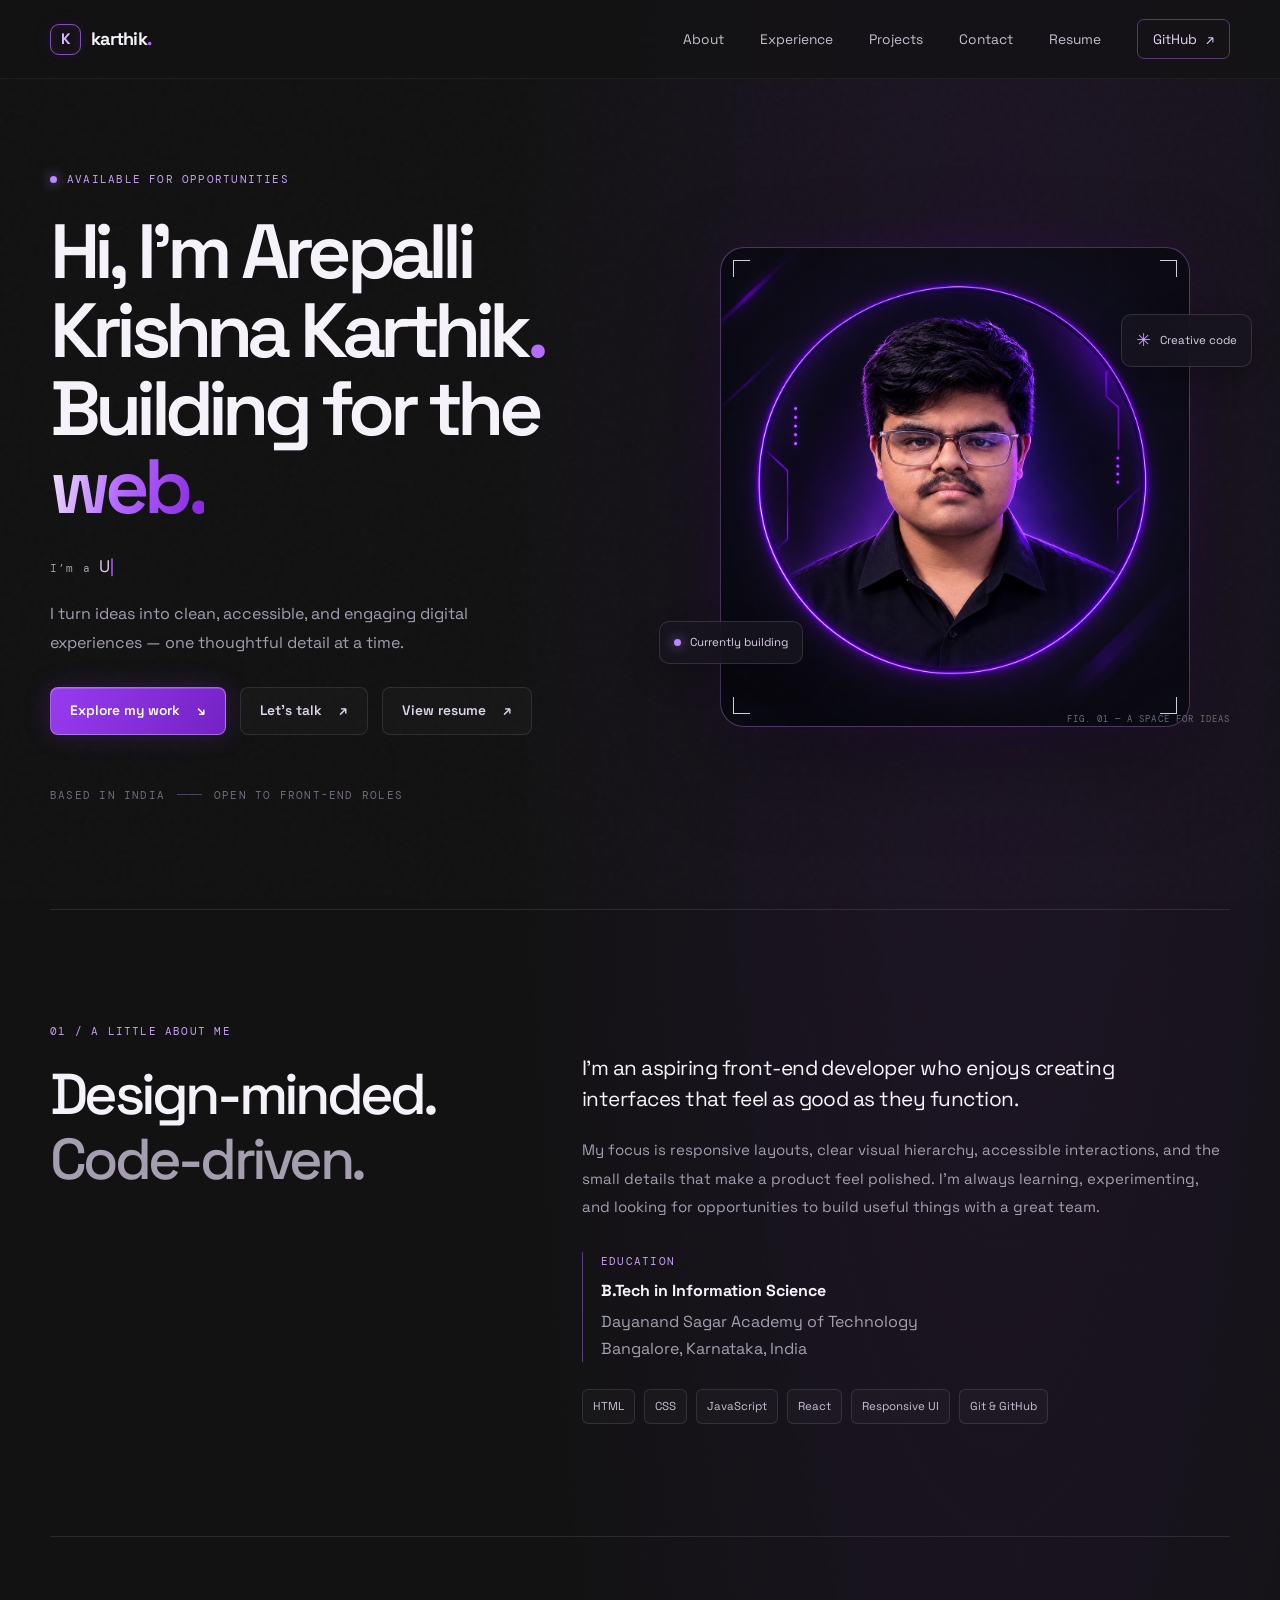
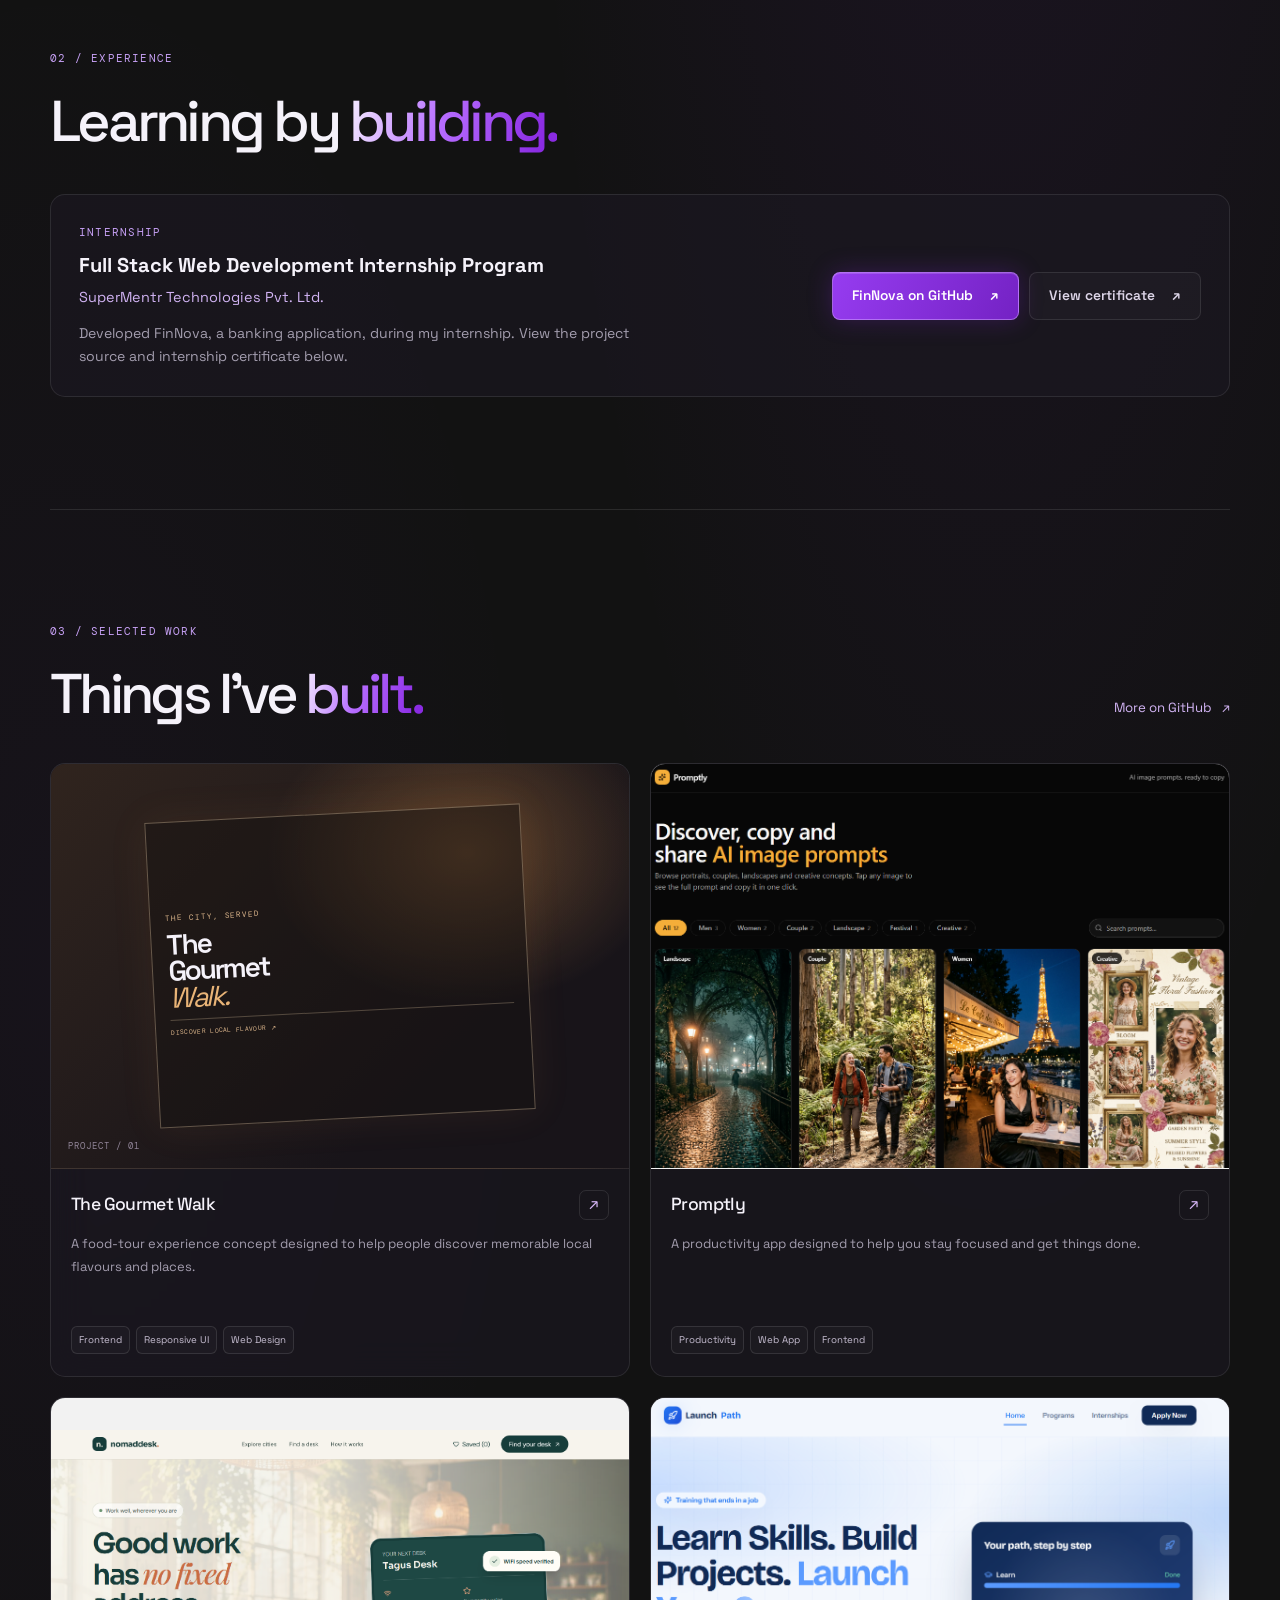
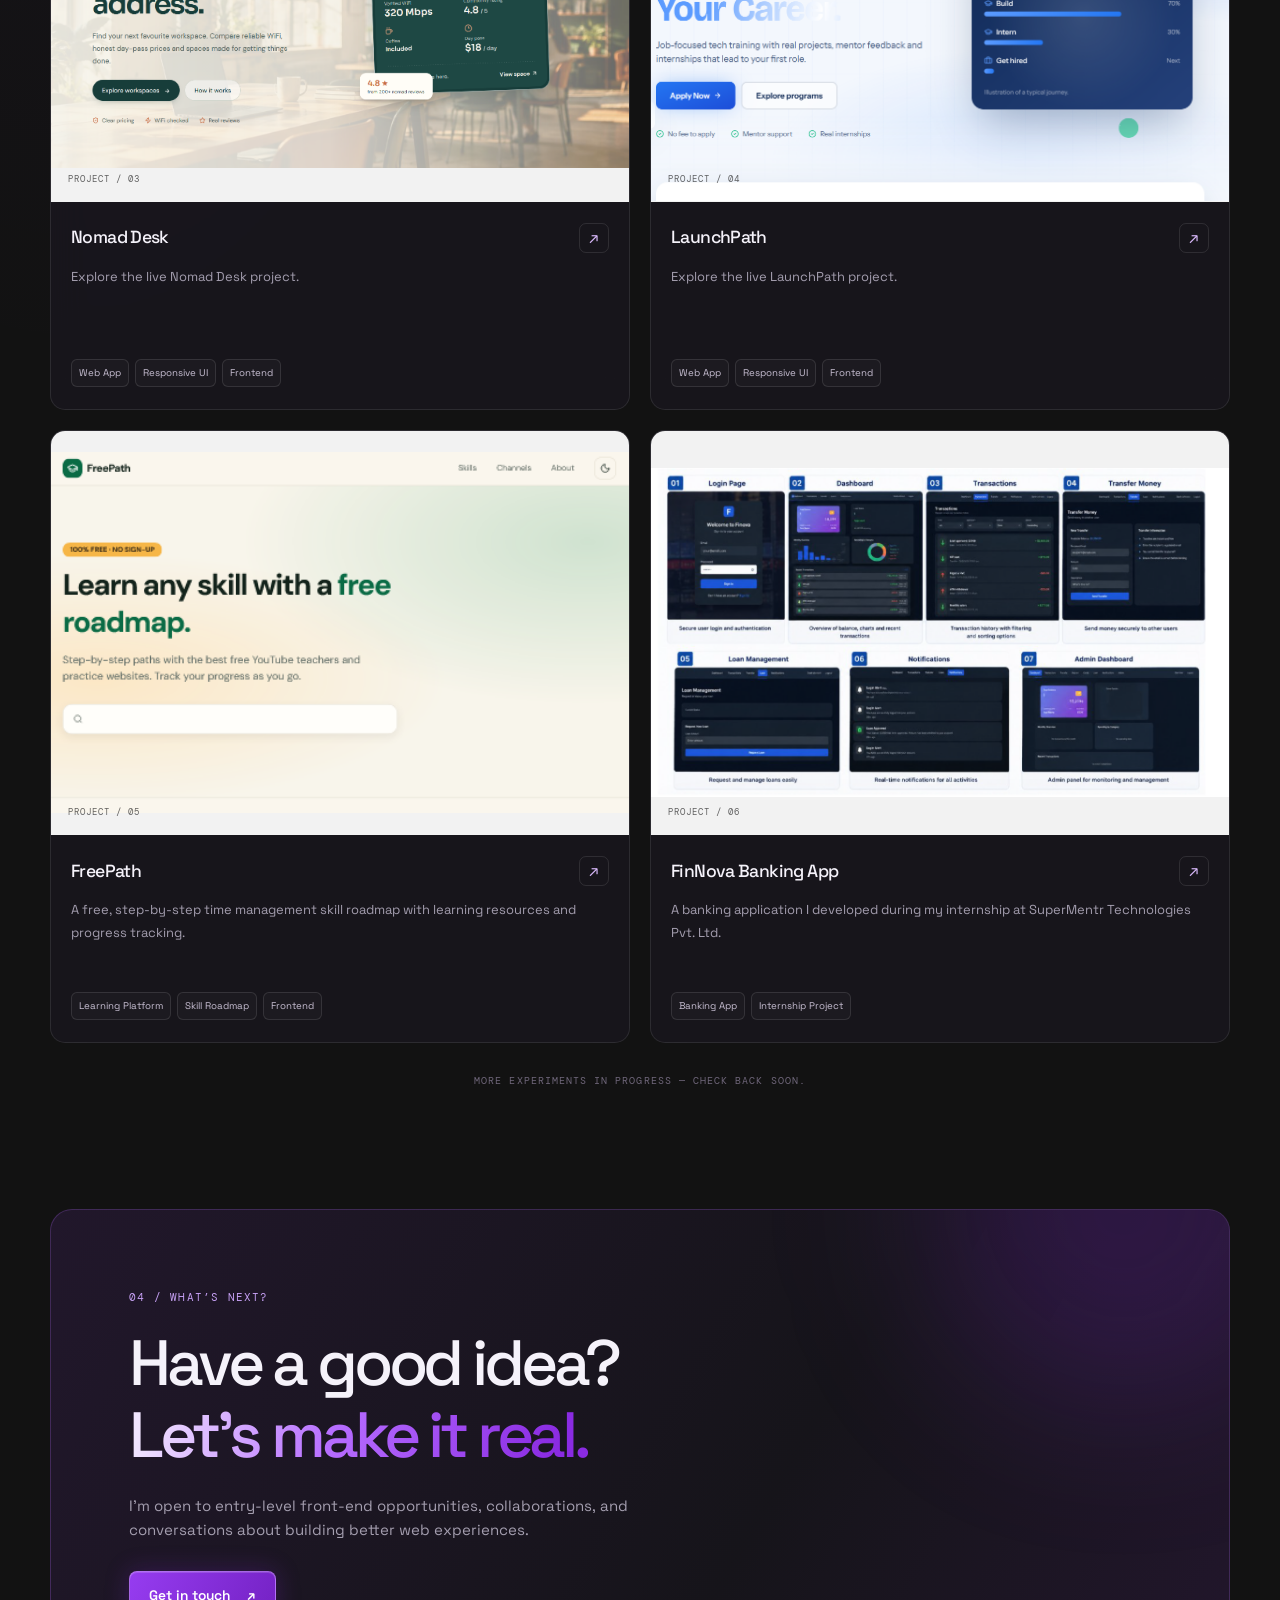
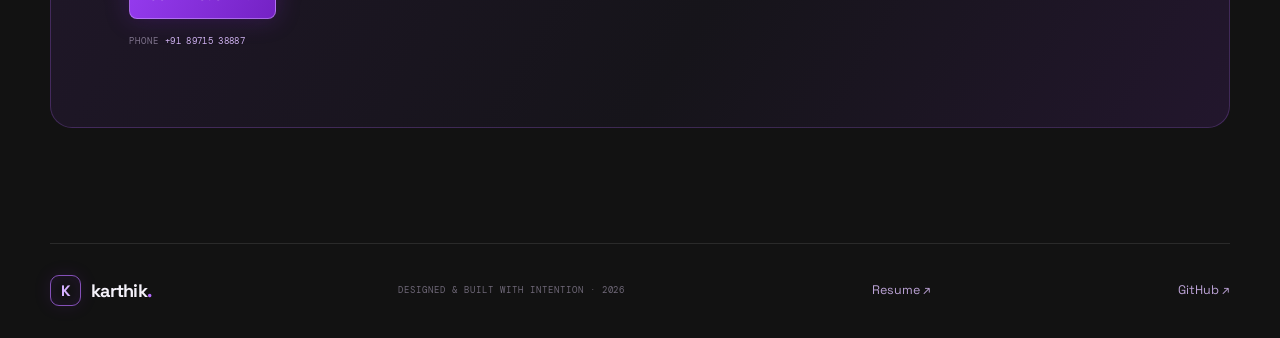
<file: index.html>
<!DOCTYPE html>
<html lang="en">
<head>
  <meta charset="UTF-8">
  <meta name="viewport" content="width=device-width, initial-scale=1.0">
  <meta name="theme-color" content="#121212">
  <meta name="description" content="Karthik — front-end developer crafting thoughtful, responsive web experiences.">
  <title> Karthik | Front-end Developer</title>
  <link rel="preconnect" href="https://fonts.googleapis.com">
  <link rel="preconnect" href="https://fonts.gstatic.com" crossorigin>
  <link href="https://fonts.googleapis.com/css2?family=DM+Mono:wght@400;500&family=Space+Grotesk:wght@400;500;600;700&display=swap" rel="stylesheet">
  <link rel="stylesheet" href="styles.css">
  <script src="script.js" defer></script>
</head>
<body>
  <a class="skip-link" href="#main">Skip to content</a>
  <header class="site-header">
    <nav class="nav container" aria-label="Main navigation">
      <a class="brand" href="#home" aria-label="Karthik home"><span class="brand-mark">K</span><span>karthik<span class="accent">.</span></span></a>
      <button class="menu-toggle" type="button" aria-expanded="false" aria-controls="nav-links" aria-label="Open navigation menu">
        <span></span><span></span>
      </button>
      <ul class="nav-links" id="nav-links">
        <li><a href="#about">About</a></li>
        <li><a href="#experience">Experience</a></li>
        <li><a href="#projects">Projects</a></li>
        <li><a href="#contact">Contact</a></li>
        <li><a href="resume.html">Resume</a></li>
        <li><a class="nav-github" href="https://github.com/karthikkk204" target="_blank" rel="noreferrer">GitHub <span aria-hidden="true">↗</span></a></li>
      </ul>
    </nav>
  </header>

  <main id="main">
    <section class="hero section container" id="home" aria-labelledby="hero-title">
      <div class="hero-copy">
        <p class="eyebrow"><span class="status-dot"></span> AVAILABLE FOR OPPORTUNITIES</p>
        <h1 id="hero-title">Hi, I’m  Arepalli Krishna Karthik<span class="accent">.</span><br>Building for the <span class="gradient-text">web.</span></h1>
        <p class="hero-subtitle"><span class="mono muted">I’m a </span><span class="typed-text" data-words="front-end developer,UI enthusiast,creative problem solver">front-end developer</span><span class="type-cursor" aria-hidden="true">|</span></p>
        <p class="hero-description">I turn ideas into clean, accessible, and engaging digital experiences — one thoughtful detail at a time.</p>
        <div class="hero-actions">
          <a class="button button-primary" href="#projects">Explore my work <span aria-hidden="true">↘</span></a>
          <a class="button button-quiet" href="#contact">Let’s talk <span aria-hidden="true">↗</span></a>
          <a class="button button-quiet" href="resume.html">View resume <span aria-hidden="true">↗</span></a>
        </div>
        <div class="hero-meta"><span class="mono">BASED IN INDIA</span><span class="meta-line"></span><span class="mono">OPEN TO FRONT-END ROLES</span></div>
      </div>

      <div class="hero-visual">
        <div class="visual-grid" aria-hidden="true"></div>
        <div class="orbit orbit-one" aria-hidden="true"></div>
        <div class="orbit orbit-two" aria-hidden="true"></div>
        <div class="visual-glow" aria-hidden="true"></div>
        <div class="scene-frame">
          <img class="profile-image" src="assets/profile.png" alt="Portrait of Karthik">
          <span class="frame-corner corner-tl" aria-hidden="true"></span>
          <span class="frame-corner corner-tr" aria-hidden="true"></span>
          <span class="frame-corner corner-bl" aria-hidden="true"></span>
          <span class="frame-corner corner-br" aria-hidden="true"></span>
        </div>
        <div class="floating-chip chip-top"><span class="chip-icon">✳</span> Creative code</div>
        <div class="floating-chip chip-bottom"><span class="status-dot"></span> Currently building</div>
        <p class="visual-caption mono">FIG. 01 — A SPACE FOR IDEAS</p>
      </div>
    </section>

    <section class="about section container" id="about" aria-labelledby="about-title">
      <div class="section-heading">
        <p class="eyebrow">01 / A LITTLE ABOUT ME</p>
        <h2 id="about-title">Design-minded.<br><span class="muted">Code-driven.</span></h2>
      </div>
      <div class="about-content">
        <p class="about-lead">I’m an aspiring front-end developer who enjoys creating interfaces that feel as good as they function.</p>
        <p class="muted">My focus is responsive layouts, clear visual hierarchy, accessible interactions, and the small details that make a product feel polished. I’m always learning, experimenting, and looking for opportunities to build useful things with a great team.</p>
        <div class="education">
          <p class="eyebrow">EDUCATION</p>
          <h3>B.Tech in Information Science</h3>
          <p class="muted">Dayanand Sagar Academy of Technology<br>Bangalore, Karnataka, India</p>
        </div>
        <div class="skill-list" aria-label="Skills">
          <span>HTML</span><span>CSS</span><span>JavaScript</span><span>React</span><span>Responsive UI</span><span>Git & GitHub</span>
        </div>
      </div>
    </section>

    <section class="experience section container" id="experience" aria-labelledby="experience-title">
      <div class="section-heading">
        <p class="eyebrow">02 / EXPERIENCE</p>
        <h2 id="experience-title">Learning by <span class="gradient-text">building.</span></h2>
      </div>
      <article class="experience-card">
        <div>
          <p class="eyebrow">INTERNSHIP</p>
          <h3>Full Stack Web Development   Internship Program</h3>
          <p class="experience-company">SuperMentr Technologies Pvt. Ltd.</p>
          <p class="muted">Developed FinNova, a banking application, during my internship. View the project source and internship certificate below.</p>
        </div>
        <div class="experience-links">
          <a class="button button-primary" href="https://github.com/karthikkk204/finnova-banking-application" target="_blank" rel="noreferrer">FinNova on GitHub <span aria-hidden="true">↗</span></a>
          <a class="button button-quiet" href="assets/internship%20certificate%20.pdf" target="_blank" rel="noreferrer">View certificate <span aria-hidden="true">↗</span></a>
        </div>
      </article>
    </section>

    <section class="projects section container" id="projects" aria-labelledby="projects-title">
      <div class="projects-heading">
        <div>
          <p class="eyebrow">03 / SELECTED WORK</p>
          <h2 id="projects-title">Things I’ve <span class="gradient-text">built.</span></h2>
        </div>
        <a class="text-link" href="https://github.com/karthikkk204" target="_blank" rel="noreferrer">More on GitHub <span aria-hidden="true">↗</span></a>
      </div>

      <div class="project-grid">
        <article class="project-card project-featured">
          <div class="project-art art-food" aria-hidden="true">
            <div class="art-window">
              <span class="art-kicker">THE CITY, SERVED</span>
              <span class="art-title">The<br>Gourmet<br><i>Walk.</i></span>
              <span class="art-pill">DISCOVER LOCAL FLAVOUR ↗</span>
            </div>
            <span class="art-index mono">PROJECT / 01</span>
          </div>
          <div class="project-info">
            <div class="project-title-row"><h3>The Gourmet Walk</h3><a href="https://the-gourmet-walk.vercel.app" target="_blank" rel="noreferrer" aria-label="Visit The Gourmet Walk website">↗</a></div>
            <p>A food-tour experience concept designed to help people discover memorable local flavours and places.</p>
            <div class="tag-list"><span>Frontend</span><span>Responsive UI</span><span>Web Design</span></div>
          </div>
        </article>

        <article class="project-card">
          <div class="project-art project-image-art">
            <img class="project-screenshot" src="assets/promptly.png" alt="Promptly application homepage">
            <span class="art-index mono">PROJECT / 02</span>
          </div>
          <div class="project-info">
            <div class="project-title-row"><h3>Promptly</h3><a href="https://promptly-gray-eight.vercel.app/" target="_blank" rel="noreferrer" aria-label="Visit Promptly">↗</a></div>
            <p>A productivity app designed to help you stay focused and get things done.</p>
            <div class="tag-list"><span>Productivity</span><span>Web App</span><span>Frontend</span></div>
          </div>
        </article>

        <article class="project-card">
          <div class="project-art project-image-art">
            <img class="project-screenshot" src="assets/nomaddesk.png" alt="Nomad Desk homepage for discovering coworking spaces">
            <span class="art-index mono">PROJECT / 03</span>
          </div>
          <div class="project-info">
            <div class="project-title-row"><h3>Nomad Desk</h3><a href="https://nomad-desk-nu.vercel.app" target="_blank" rel="noreferrer" aria-label="Visit Nomad Desk">↗</a></div>
            <p>Explore the live Nomad Desk project.</p>
            <div class="tag-list"><span>Web App</span><span>Responsive UI</span><span>Frontend</span></div>
          </div>
        </article>

        <article class="project-card">
          <div class="project-art project-image-art">
            <img class="project-screenshot" src="assets/launchpath.png" alt="LaunchPath homepage for job-focused tech training and career programs">
            <span class="art-index mono">PROJECT / 04</span>
          </div>
          <div class="project-info">
            <div class="project-title-row"><h3>LaunchPath</h3><a href="https://launchpath-gamma.vercel.app/" target="_blank" rel="noreferrer" aria-label="Visit LaunchPath">↗</a></div>
            <p>Explore the live LaunchPath project.</p>
            <div class="tag-list"><span>Web App</span><span>Responsive UI</span><span>Frontend</span></div>
          </div>
        </article>

        <article class="project-card">
          <div class="project-art project-image-art">
            <img class="project-screenshot" src="assets/freepath.png" alt="FreePath skill roadmap homepage">
            <span class="art-index mono">PROJECT / 05</span>
          </div>
          <div class="project-info">
            <div class="project-title-row"><h3>FreePath</h3><a href="https://freepath-three.vercel.app/skill/time-management" target="_blank" rel="noreferrer" aria-label="Visit FreePath time management roadmap">↗</a></div>
            <p>A free, step-by-step time management skill roadmap with learning resources and progress tracking.</p>
            <div class="tag-list"><span>Learning Platform</span><span>Skill Roadmap</span><span>Frontend</span></div>
          </div>
        </article>

        <article class="project-card">
          <div class="project-art project-image-art">
            <img class="project-screenshot" src="assets/project_sanp.png" alt="FinNova banking application screens for login, dashboard, transactions, transfers, loans, notifications, and admin">
            <span class="art-index mono">PROJECT / 06</span>
          </div>
          <div class="project-info">
            <div class="project-title-row"><h3>FinNova Banking App</h3><a href="https://github.com/karthikkk204/finnova-banking-application" target="_blank" rel="noreferrer" aria-label="View FinNova Banking App source on GitHub">↗</a></div>
            <p>A banking application I developed during my internship at SuperMentr Technologies Pvt. Ltd.</p>
            <div class="tag-list"><span>Banking App</span><span>Internship Project</span></div>
          </div>
        </article>
      </div>
      <p class="projects-note mono">MORE EXPERIMENTS IN PROGRESS — CHECK BACK SOON.</p>
    </section>

    <section class="contact section container" id="contact" aria-labelledby="contact-title">
      <div class="contact-panel">
        <div class="contact-orb" aria-hidden="true"></div>
        <p class="eyebrow">04 / WHAT’S NEXT?</p>
        <h2 id="contact-title">Have a good idea?<br><span class="gradient-text">Let’s make it real.</span></h2>
        <p class="muted">I’m open to entry-level front-end opportunities, collaborations, and conversations about building better web experiences.</p>
        <a class="button button-primary" href="https://mail.google.com/mail/?view=cm&amp;fs=1&amp;to=krishnakarthik.arepalli@gmail.com" target="_blank" rel="noreferrer">Get in touch <span aria-hidden="true">↗</span></a>
        <p class="contact-hint mono">PHONE <a href="tel:+91-8971538887">+91 89715 38887</a></p>
      </div>
    </section>
  </main>

  <footer class="footer container">
    <a class="brand" href="#home"><span class="brand-mark">K</span><span>karthik<span class="accent">.</span></span></a>
    <p class="mono">DESIGNED & BUILT WITH INTENTION · <span id="year">2026</span></p>
    <a class="footer-link" href="resume.html">Resume ↗</a>
    <a class="footer-link" href="https://github.com/karthikkk204" target="_blank" rel="noreferrer">GitHub ↗</a>
  </footer>
</body>
</html>
</file>
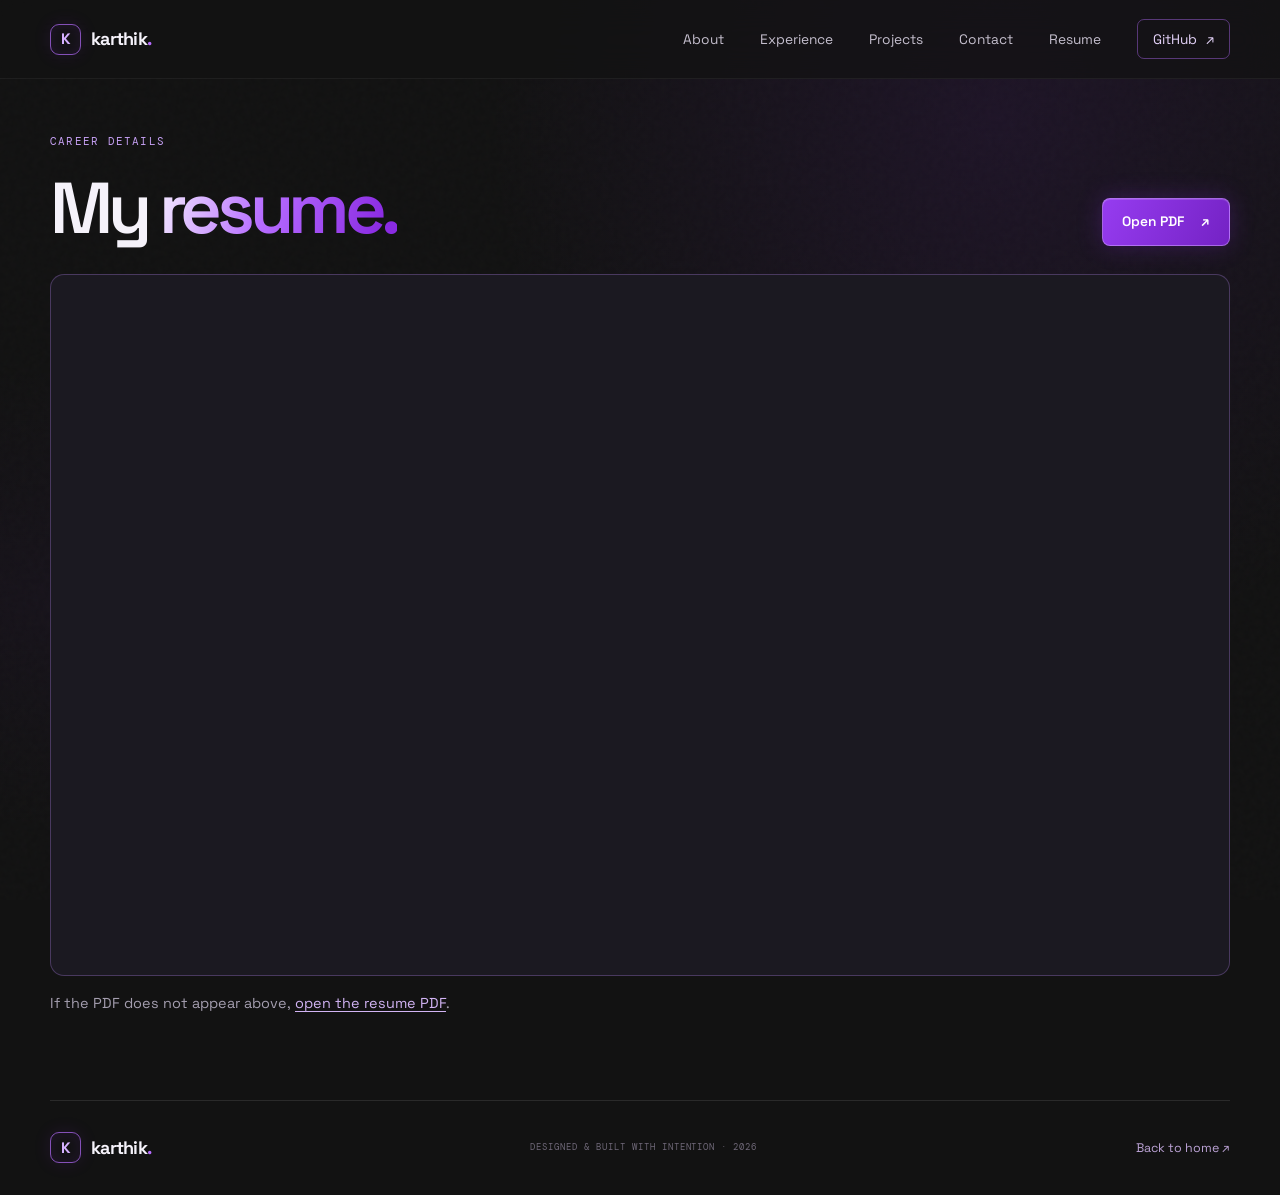
<file: resume.html>
<!DOCTYPE html>
<html lang="en">
<head>
  <meta charset="UTF-8">
  <meta name="viewport" content="width=device-width, initial-scale=1.0">
  <meta name="theme-color" content="#121212">
  <meta name="description" content="View or download Karthik's resume.">
  <title>Resume | Karthik</title>
  <link rel="preconnect" href="https://fonts.googleapis.com">
  <link rel="preconnect" href="https://fonts.gstatic.com" crossorigin>
  <link href="https://fonts.googleapis.com/css2?family=DM+Mono:wght@400;500&family=Space+Grotesk:wght@400;500;600;700&display=swap" rel="stylesheet">
  <link rel="stylesheet" href="styles.css">
  <script src="script.js" defer></script>
</head>
<body>
  <a class="skip-link" href="#main">Skip to content</a>
  <header class="site-header">
    <nav class="nav container" aria-label="Main navigation">
      <a class="brand" href="index.html" aria-label="Karthik home"><span class="brand-mark">K</span><span>karthik<span class="accent">.</span></span></a>
      <button class="menu-toggle" type="button" aria-expanded="false" aria-controls="nav-links" aria-label="Open navigation menu">
        <span></span><span></span>
      </button>
      <ul class="nav-links" id="nav-links">
        <li><a href="index.html#about">About</a></li>
        <li><a href="index.html#experience">Experience</a></li>
        <li><a href="index.html#projects">Projects</a></li>
        <li><a href="index.html#contact">Contact</a></li>
        <li><a href="resume.html" aria-current="page">Resume</a></li>
        <li><a class="nav-github" href="https://github.com/karthikkk204" target="_blank" rel="noreferrer">GitHub <span aria-hidden="true">↗</span></a></li>
      </ul>
    </nav>
  </header>

  <main class="resume-main container" id="main">
    <div class="resume-heading">
      <div>
        <p class="eyebrow">CAREER DETAILS</p>
        <h1>My <span class="gradient-text">resume.</span></h1>
      </div>
      <a class="button button-primary" href="assets/Arepalli%20Krishna%20Karthik%20Resume.pdf" target="_blank" rel="noreferrer">Open PDF <span aria-hidden="true">↗</span></a>
    </div>
    <iframe class="resume-viewer" src="assets/Arepalli%20Krishna%20Karthik%20Resume.pdf" title="Karthik's resume"></iframe>
    <p class="resume-fallback">If the PDF does not appear above, <a href="assets/Arepalli%20Krishna%20Karthik%20Resume.pdf" target="_blank" rel="noreferrer">open the resume PDF</a>.</p>
  </main>

  <footer class="footer container">
    <a class="brand" href="index.html"><span class="brand-mark">K</span><span>karthik<span class="accent">.</span></span></a>
    <p class="mono">DESIGNED & BUILT WITH INTENTION · <span id="year">2026</span></p>
    <a class="footer-link" href="index.html">Back to home ↗</a>
  </footer>
</body>
</html>
</file>
<file: styles.css>
/* Karthik's portfolio — dark minimalist / cyberpunk */
:root {
  color-scheme: dark;
  --bg: #121212;
  --bg-soft: #17151c;
  --panel: rgba(27, 25, 33, 0.68);
  --text: #f5f2fa;
  --muted: #a49eaf;
  --purple: #8A2BE2;
  --purple-bright: #b66cff;
  --line: rgba(255, 255, 255, 0.1);
  --font: "Space Grotesk", system-ui, sans-serif;
  --mono: "DM Mono", ui-monospace, monospace;
  --max-width: 1180px;
}
*, *::before, *::after { box-sizing: border-box; }
html { scroll-behavior: smooth; scroll-padding-top: 92px; }
body {
  margin: 0;
  background:
    radial-gradient(ellipse at 78% 10%, rgba(138, 43, 226, .10), transparent 32rem),
    radial-gradient(ellipse at 5% 50%, rgba(138, 43, 226, .045), transparent 30rem),
    var(--bg);
  color: var(--text);
  font-family: var(--font);
  line-height: 1.65;
  -webkit-font-smoothing: antialiased;
  overflow-x: hidden;
}
body::before {
  position: fixed; inset: 0; z-index: -1; pointer-events: none; content: "";
  opacity: .12;
  background-image: url("data:image/svg+xml,%3Csvg viewBox='0 0 180 180' xmlns='http://www.w3.org/2000/svg'%3E%3Cfilter id='n'%3E%3CfeTurbulence type='fractalNoise' baseFrequency='.85' numOctaves='3' stitchTiles='stitch'/%3E%3C/filter%3E%3Crect width='100%25' height='100%25' filter='url(%23n)' opacity='.16'/%3E%3C/svg%3E");
}
a { color: inherit; text-decoration: none; }
button, a { -webkit-tap-highlight-color: transparent; }
button { font: inherit; }
::selection { background: rgba(138, 43, 226, .42); color: white; }
.container { width: min(var(--max-width), calc(100% - 64px)); margin-inline: auto; }
.section { padding-block: 112px; }
.accent { color: var(--purple-bright); }
.muted { color: var(--muted); }
.mono, .eyebrow { font-family: var(--mono); letter-spacing: .11em; font-size: .69rem; }
.eyebrow { color: #c6a0f4; margin: 0 0 22px; }
.skip-link { position: absolute; top: -100px; left: 1rem; z-index: 1000; padding: .7rem 1rem; background: var(--purple); border-radius: 8px; }
.skip-link:focus { top: 1rem; }
.site-header {
  position: fixed; inset: 0 0 auto; z-index: 100;
  border-bottom: 1px solid rgba(255,255,255,.055);
  background: rgba(18,18,18,.72);
  -webkit-backdrop-filter: blur(18px); backdrop-filter: blur(18px);
}
.nav { min-height: 78px; display: flex; align-items: center; justify-content: space-between; }
.brand { display: inline-flex; align-items: center; gap: 10px; font-weight: 700; letter-spacing: -.04em; font-size: 1.13rem; }
.brand-mark { display: grid; place-items: center; width: 31px; height: 31px; border: 1px solid rgba(182,108,255,.7); border-radius: 9px; color: #d5b0ff; font-size: .95rem; box-shadow: inset 0 0 15px rgba(138,43,226,.13), 0 0 18px rgba(138,43,226,.12); }
.nav-links { display: flex; align-items: center; gap: 36px; list-style: none; padding: 0; margin: 0; }
.nav-links a { position: relative; color: #c5bfce; font-size: .86rem; transition: color .2s ease; }
.nav-links a:not(.nav-github)::after { position: absolute; content: ""; left: 0; bottom: -7px; width: 100%; height: 1px; background: var(--purple-bright); transform: scaleX(0); transform-origin: right; transition: transform .25s ease; }
.nav-links a:hover, .nav-links a:focus-visible { color: white; }
.nav-links a:hover::after, .nav-links a:focus-visible::after { transform: scaleX(1); transform-origin: left; }
.nav-links .nav-github { padding: 10px 15px; border: 1px solid rgba(182,108,255,.42); border-radius: 7px; color: #e6d4fb; }
.nav-github span { margin-left: 5px; }
.menu-toggle { display: none; background: none; border: 0; padding: 8px; color: white; }
.menu-toggle span { display: block; width: 23px; height: 2px; background: white; margin: 5px 0; }

.hero { min-height: 760px; padding-top: 170px; padding-bottom: 105px; display: grid; grid-template-columns: 1.03fr .97fr; gap: 48px; align-items: center; }
.hero-copy { position: relative; z-index: 2; }
.status-dot { display: inline-block; width: 7px; height: 7px; flex: 0 0 auto; border-radius: 50%; background: #b98aff; box-shadow: 0 0 12px rgba(185,138,255,.8); }
.hero .eyebrow { display: flex; align-items: center; gap: 10px; margin-bottom: 24px; }
h1, h2, h3, p { margin-top: 0; }
h1 { max-width: 690px; font-size: clamp(3.25rem, 6vw, 5.5rem); letter-spacing: -.075em; line-height: 1.02; margin-bottom: 27px; font-weight: 600; }
.gradient-text { color: var(--purple-bright); background: linear-gradient(105deg, #f1e5ff 4%, #b66cff 45%, #8A2BE2 92%); -webkit-background-clip: text; background-clip: text; -webkit-text-fill-color: transparent; }
.hero-subtitle { min-height: 30px; margin-bottom: 16px; font-size: 1.05rem; }
.typed-text { color: #e1c9ff; }
.type-cursor { color: var(--purple-bright); animation: blink .8s step-end infinite; }
@keyframes blink { 50% { opacity: 0; } }
.hero-description { max-width: 480px; color: var(--muted); font-size: 1rem; line-height: 1.85; margin-bottom: 29px; }
.hero-actions { display: flex; align-items: center; gap: 14px; flex-wrap: wrap; }
.button { display: inline-flex; align-items: center; justify-content: center; gap: 17px; min-height: 48px; padding: 0 19px; border-radius: 8px; font-size: .86rem; font-weight: 600; transition: transform .2s ease, box-shadow .2s ease, border-color .2s ease; }
.button:hover { transform: translateY(-2px); }
.button-primary { background: linear-gradient(115deg, #963cf0, #7422c4); border: 1px solid rgba(216,174,255,.48); color: white; box-shadow: 0 0 25px rgba(138,43,226,.25), inset 0 1px rgba(255,255,255,.15); }
.button-primary:hover { box-shadow: 0 0 35px rgba(138,43,226,.45), inset 0 1px rgba(255,255,255,.18); }
.button-quiet { border: 1px solid var(--line); color: #ddd5e8; background: rgba(255,255,255,.025); }
.button-quiet:hover { border-color: rgba(182,108,255,.5); }
.hero-meta { display: flex; align-items: center; gap: 12px; color: #716a7b; margin-top: 51px; font-size: .59rem; }
.meta-line { width: 25px; height: 1px; background: #4e405f; }

.hero-visual { min-height: 450px; position: relative; display: grid; place-items: center; isolation: isolate; }
.visual-grid { position: absolute; inset: 6% -4% 4% 0; z-index: -2; opacity: .25; background-image: linear-gradient(rgba(173,112,237,.15) 1px, transparent 1px), linear-gradient(90deg, rgba(173,112,237,.15) 1px, transparent 1px); background-size: 32px 32px; mask-image: radial-gradient(ellipse, black 15%, transparent 72%); }
.visual-glow { position: absolute; width: 68%; aspect-ratio: 1; border-radius: 50%; background: rgba(117,32,202,.2); filter: blur(68px); z-index: -1; }
.orbit { position: absolute; border: 1px solid rgba(181,126,255,.22); border-radius: 50%; transform: rotate(-24deg); }
.orbit-one { width: 92%; height: 44%; }
.orbit-two { width: 79%; height: 65%; transform: rotate(57deg); border-color: rgba(181,126,255,.12); }
.scene-frame { width: min(100%, 470px); aspect-ratio: 1 / 1.02; position: relative; overflow: hidden; border: 1px solid rgba(190,140,255,.28); border-radius: 24px; background: linear-gradient(145deg, rgba(42,29,57,.62), rgba(18,18,18,.75)); box-shadow: 0 30px 90px rgba(0,0,0,.35), 0 0 55px rgba(138,43,226,.11), inset 0 0 50px rgba(138,43,226,.08); animation: float 7s ease-in-out infinite; }
.scene-frame iframe { position: absolute; inset: 0; width: 100%; height: 100%; border: 0; z-index: 2; background: transparent; }
.profile-image { position: absolute; inset: 0; width: 100%; height: 100%; border-radius: inherit; object-fit: cover; }
.scene-placeholder { position: absolute; inset: 0; display: flex; align-items: center; justify-content: center; flex-direction: column; gap: 11px; text-align: center; }
.scene-placeholder p { margin: 0; color: #cdb0f5; font-size: .7rem; }
.placeholder-hint { max-width: 230px; padding: 0 10px; color: #81768d; font-size: .7rem; }
.scene-orb { width: 142px; aspect-ratio: 1; border-radius: 44% 56% 58% 42% / 42% 44% 56% 58%; display: grid; place-items: center; margin-bottom: 10px; background: radial-gradient(circle at 32% 26%, #d7b2ff 0, #9b4be8 17%, #51217b 48%, #1b1324 74%); box-shadow: inset -18px -17px 32px rgba(0,0,0,.5), inset 9px 9px 24px rgba(255,255,255,.16), 0 0 52px rgba(138,43,226,.28); animation: morph 9s ease-in-out infinite; }
.scene-orb span { width: 60%; height: 60%; border: 1px solid rgba(236,218,255,.42); border-radius: 50%; transform: rotateX(65deg) rotate(-30deg); box-shadow: 0 0 18px rgba(198,144,255,.3); }
@keyframes morph { 0%,100% { border-radius: 44% 56% 58% 42% / 42% 44% 56% 58%; transform: rotate(-8deg); } 50% { border-radius: 60% 40% 40% 60% / 55% 60% 40% 45%; transform: rotate(9deg); } }
@keyframes float { 0%,100% { transform: translateY(0) rotate(.3deg); } 50% { transform: translateY(-12px) rotate(-.3deg); } }
.frame-corner { position: absolute; z-index: 3; width: 17px; height: 17px; border-color: #c48cff; opacity: .85; }
.corner-tl { top: 12px; left: 12px; border-top: 1px solid; border-left: 1px solid; }
.corner-tr { top: 12px; right: 12px; border-top: 1px solid; border-right: 1px solid; }
.corner-bl { bottom: 12px; left: 12px; border-bottom: 1px solid; border-left: 1px solid; }
.corner-br { bottom: 12px; right: 12px; border-bottom: 1px solid; border-right: 1px solid; }
.floating-chip { position: absolute; z-index: 4; display: flex; align-items: center; gap: 9px; padding: 11px 14px; border: 1px solid rgba(255,255,255,.12); border-radius: 10px; background: rgba(25,22,31,.75); -webkit-backdrop-filter: blur(14px); backdrop-filter: blur(14px); color: #dcd2e8; font-size: .72rem; box-shadow: 0 12px 32px rgba(0,0,0,.2); }
.chip-top { top: 14%; right: -4%; }
.chip-icon { color: #d0a5ff; font-size: 1.1rem; }
.chip-bottom { bottom: 13%; left: -4%; }
.visual-caption { position: absolute; right: 0; bottom: -10px; color: #6f667a; font-size: .59rem; }

.about { border-top: 1px solid var(--line); border-bottom: 1px solid var(--line); display: grid; grid-template-columns: .8fr 1.2fr; gap: 100px; }
h2 { font-size: clamp(2.3rem, 4.5vw, 3.7rem); line-height: 1.12; letter-spacing: -.065em; font-weight: 500; margin-bottom: 0; }
.about-content { padding-top: 31px; max-width: 650px; }
.about-lead { font-size: 1.3rem; line-height: 1.5; letter-spacing: -.025em; max-width: 610px; }
.about-content > .muted { font-size: .94rem; line-height: 1.9; }
.education { margin-top: 30px; padding-left: 18px; border-left: 1px solid rgba(182,108,255,.45); }
.education .eyebrow { margin-bottom: 8px; }
.education h3 { margin-bottom: 5px; font-size: 1rem; }
.education p:last-child { margin-bottom: 0; }
.experience { border-bottom: 1px solid var(--line); }
.experience-card { display: flex; justify-content: space-between; align-items: center; gap: 30px; margin-top: 40px; padding: 28px; border: 1px solid rgba(255,255,255,.095); border-radius: 15px; background: var(--panel); }
.experience-card .eyebrow { margin-bottom: 8px; }
.experience-card h3 { margin-bottom: 4px; font-size: 1.25rem; }
.experience-company { margin-bottom: 12px; color: #d2b4f4; font-size: .9rem; }
.experience-card .muted { max-width: 560px; margin-bottom: 0; font-size: .88rem; }
.experience-links { display: flex; flex-wrap: wrap; gap: 10px; }
.skill-list, .tag-list { display: flex; flex-wrap: wrap; gap: 9px; }
.skill-list { margin-top: 27px; }
.skill-list span, .tag-list span { border: 1px solid rgba(255,255,255,.11); border-radius: 6px; padding: 7px 10px; color: #c9c0d4; background: rgba(255,255,255,.025); font-size: .72rem; }

.projects { padding-bottom: 95px; }
.projects-heading { display: flex; align-items: end; justify-content: space-between; gap: 24px; margin-bottom: 38px; }
.projects-heading h2 { font-size: clamp(2.4rem, 4.5vw, 3.5rem); }
.text-link { color: #d2b4f4; font-size: .83rem; padding-bottom: 6px; }
.text-link span { display: inline-block; margin-left: 7px; transition: transform .2s ease; }
.text-link:hover span { transform: translate(3px,-3px); }
.project-grid { display: grid; grid-template-columns: repeat(2, minmax(0, 1fr)); gap: 20px; }
.project-card { min-width: 0; overflow: hidden; border: 1px solid rgba(255,255,255,.095); border-radius: 15px; background: var(--panel); -webkit-backdrop-filter: blur(18px); backdrop-filter: blur(18px); transition: transform .28s ease, border-color .28s ease, box-shadow .28s ease; }
.project-card:hover { transform: translateY(-7px); border-color: rgba(182,108,255,.55); box-shadow: 0 18px 50px rgba(0,0,0,.24), 0 0 30px rgba(138,43,226,.11); }
.project-art { position: relative; display: grid; place-items: center; aspect-ratio: 1.43 / 1; overflow: hidden; border-bottom: 1px solid rgba(255,255,255,.08); }
.project-image-art { background: #f2f2f2; }
.project-screenshot { width: 100%; height: 100%; object-fit: contain; }
.project-image-art .art-index { color: rgba(18,18,18,.65); }
.art-index { position: absolute; left: 17px; bottom: 14px; color: rgba(236,221,255,.55); font-size: .56rem; }
.art-food { background: radial-gradient(ellipse at 72% 22%, rgba(220,147,75,.35), transparent 34%), linear-gradient(135deg, #30241e, #181419 70%); }
.art-window { width: 65%; height: 76%; display: flex; flex-direction: column; justify-content: center; padding: 15px; border: 1px solid rgba(255,225,185,.32); background: rgba(22,18,17,.46); box-shadow: 0 0 40px rgba(211,134,70,.09); transform: rotate(-3deg); }
.art-kicker { font: .48rem var(--mono); letter-spacing: .12em; color: #dfb88d; }
.art-title { font-size: clamp(1.3rem, 2.2vw, 2.1rem); font-weight: 600; letter-spacing: -.08em; line-height: .94; margin: 9px 0; }
.art-title i { color: #e9b477; font-weight: 400; }
.art-pill { font: .4rem var(--mono); letter-spacing: .05em; color: #dfb88d; border-top: 1px solid rgba(255,225,185,.25); padding-top: 8px; }
.art-portfolio { background: radial-gradient(ellipse at 40% 20%, rgba(138,43,226,.25), transparent 50%), #17141d; }
.mini-browser { position: relative; width: 67%; height: 66%; border: 1px solid rgba(205,172,255,.35); border-radius: 8px; background: rgba(19,17,24,.85); box-shadow: 0 10px 35px rgba(0,0,0,.3); padding: 24px 14px 12px; transform: rotate(4deg); }
.browser-dots { position: absolute; display: flex; gap: 4px; top: 9px; left: 10px; }
.browser-dots i { width: 4px; height: 4px; border-radius: 50%; background: #a76be5; }
.browser-dots i:nth-child(2) { opacity: .6; }.browser-dots i:nth-child(3) { opacity: .3; }
.browser-lines span { display: block; height: 4px; border-radius: 4px; margin-bottom: 5px; background: #b28add; opacity: .7; }
.browser-lines span:nth-child(1) { width: 55%; height: 7px; }.browser-lines span:nth-child(2) { width: 80%; opacity: .23; }.browser-lines span:nth-child(3) { width: 62%; opacity: .14; }
.browser-block { height: 32%; margin-top: 12px; border-radius: 4px; background: linear-gradient(110deg, rgba(138,43,226,.5), rgba(138,43,226,.04)); }
.browser-footer { display: flex; gap: 7px; margin-top: 9px; }.browser-footer span { width: 35%; height: 4px; border-radius: 4px; background: #a76be5; opacity: .4; }
.art-lab { background: radial-gradient(ellipse at center, rgba(98,45,146,.27), transparent 53%), #17141d; }
.lab-ring { position: absolute; width: 40%; aspect-ratio: 1; border: 1px solid rgba(192,137,255,.65); border-radius: 50%; box-shadow: 0 0 20px rgba(138,43,226,.14); }
.ring-a { transform: scaleX(1.6) rotate(35deg); }.ring-b { transform: scaleX(.7) rotate(-48deg); border-color: rgba(192,137,255,.3); }
.lab-core { width: 23%; aspect-ratio: 1; border-radius: 50%; background: radial-gradient(circle at 30% 25%, #e0c1ff, #8A2BE2 40%, #271336 78%); box-shadow: 0 0 35px rgba(138,43,226,.5); }
.lab-label { position: absolute; top: 17px; right: 16px; font-size: .48rem; line-height: 1.6; color: #a68bbb; text-align: right; }
.project-info { padding: 21px 20px 22px; }
.project-title-row { display: flex; align-items: center; justify-content: space-between; gap: 12px; }
.project-title-row h3 { margin: 0; font-size: 1.1rem; letter-spacing: -.035em; font-weight: 500; }
.project-title-row > a { display: grid; place-items: center; width: 30px; height: 30px; flex: 0 0 auto; border: 1px solid var(--line); border-radius: 7px; color: #d8b8fa; transition: background .2s ease; }
.project-title-row > a:hover { background: rgba(138,43,226,.22); }
.project-info p { min-height: 77px; color: var(--muted); font-size: .81rem; line-height: 1.8; margin: 12px 0 17px; }
.tag-list { gap: 6px; }.tag-list span { font-size: .61rem; padding: 5px 7px; }
.projects-note { text-align: center; color: #6f667a; font-size: .6rem; margin: 30px 0 0; }

.contact { padding-top: 25px; padding-bottom: 115px; }
.contact-panel { position: relative; overflow: hidden; padding: clamp(34px, 7vw, 78px); border: 1px solid rgba(182,108,255,.23); border-radius: 22px; background: linear-gradient(120deg, rgba(36,24,48,.83), rgba(23,21,28,.82) 60%, rgba(39,24,52,.8)); }
.contact-panel > *:not(.contact-orb) { position: relative; z-index: 1; }
.contact-panel h2 { font-size: clamp(2.6rem, 5vw, 4.4rem); }
.contact-panel > .muted { max-width: 560px; margin: 22px 0 28px; font-size: .94rem; }
.contact-orb { position: absolute; width: 390px; height: 390px; border-radius: 50%; right: -90px; top: -200px; background: rgba(138,43,226,.18); filter: blur(80px); }
.contact-hint { margin: 15px 0 0; font-size: .55rem; color: #81758e; }
.contact-hint a { color: #d2b4f4; letter-spacing: .04em; }
.contact-hint a:hover, .contact-hint a:focus-visible { color: white; }
.resume-main { min-height: calc(100vh - 100px); padding-top: 132px; padding-bottom: 70px; }
.resume-heading { display: flex; align-items: end; justify-content: space-between; gap: 24px; margin-bottom: 28px; }
.resume-heading h1 { margin-bottom: 0; font-size: clamp(2.8rem, 6vw, 4.5rem); }
.resume-viewer { display: block; width: 100%; height: min(78vh, 1050px); min-height: 520px; border: 1px solid rgba(190,140,255,.28); border-radius: 14px; background: #1b1921; }
.resume-fallback { margin-top: 16px; color: var(--muted); font-size: .9rem; }
.resume-fallback a { color: #d2b4f4; text-decoration: underline; text-underline-offset: 3px; }
.footer { display: flex; align-items: center; justify-content: space-between; gap: 20px; min-height: 95px; border-top: 1px solid var(--line); }
.footer p { margin: 0; color: #6f6878; font-size: .56rem; text-align: center; }
.footer-link { color: #bca3d6; font-size: .78rem; }

@media (max-width: 980px) {
  .container { width: min(100% - 44px, var(--max-width)); }
  .hero { gap: 24px; min-height: auto; padding-top: 145px; }
  h1 { font-size: clamp(3rem, 6.7vw, 4.6rem); }
  .hero-visual { min-height: 380px; }
  .scene-frame { width: 100%; }
  .chip-top { right: -2%; }.chip-bottom { left: -2%; }
  .about { gap: 55px; }
  .project-grid { gap: 14px; }
  .project-info { padding: 17px 15px 18px; }
  .project-info p { min-height: 95px; }
}
@media (max-width: 720px) {
  html { scroll-padding-top: 76px; }
  .container { width: calc(100% - 36px); }
  .section { padding-block: 78px; }
  .nav { min-height: 70px; }
  .menu-toggle { display: block; cursor: pointer; }
  .nav-links { position: absolute; top: 69px; left: 0; right: 0; display: none; align-items: stretch; gap: 0; padding: 12px 18px 20px; border-bottom: 1px solid var(--line); background: rgba(18,18,18,.96); -webkit-backdrop-filter: blur(20px); backdrop-filter: blur(20px); }
  .nav-links.is-open { display: flex; flex-direction: column; }
  .nav-links li { padding: 11px 0; }
  .nav-links a:not(.nav-github)::after { bottom: -3px; }
  .nav-links .nav-github { display: inline-block; }
  .hero { grid-template-columns: 1fr; gap: 34px; padding-top: 132px; padding-bottom: 72px; }
  h1 { font-size: clamp(3.25rem, 13vw, 5rem); }
  .hero-description { max-width: 550px; }
  .hero-meta { margin-top: 34px; flex-wrap: wrap; }
  .hero-visual { width: min(100%, 480px); min-height: 400px; margin: 0 auto; }
  .scene-frame { width: min(100%, 410px); }
  .chip-top { right: 0; }.chip-bottom { left: 0; }
  .visual-caption { right: 2%; bottom: -5px; }
  .about { grid-template-columns: 1fr; gap: 20px; }
  .about-content { padding-top: 0; }
  .about-lead { font-size: 1.2rem; }
  .experience-card { align-items: start; flex-direction: column; padding: 22px; }
  .projects-heading { align-items: start; flex-direction: column; margin-bottom: 27px; }
  .project-grid { grid-template-columns: 1fr; gap: 18px; }
  .project-art { aspect-ratio: 1.8 / 1; }
  .art-title { font-size: 2rem; }
  .project-info { padding: 20px; }
  .project-info p { min-height: auto; }
  .resume-heading { align-items: start; flex-direction: column; }
  .resume-viewer { height: 70vh; min-height: 400px; }
  .contact { padding-top: 0; padding-bottom: 78px; }
  .contact-panel { padding: 34px 24px; }
  .contact-panel h2 { font-size: clamp(2.5rem, 10vw, 3.7rem); }
  .contact-orb { right: -200px; }
  .footer { min-height: 110px; flex-wrap: wrap; justify-content: space-between; padding-block: 22px; }
  .footer p { order: 3; width: 100%; text-align: left; }
}
@media (max-width: 380px) {
  .container { width: calc(100% - 28px); }
  .hero-actions { align-items: stretch; flex-direction: column; max-width: 240px; }
  .hero-meta { font-size: .52rem; }
  .hero-visual { min-height: 330px; }
  .floating-chip { font-size: .64rem; padding: 9px 10px; }
  .scene-orb { width: 112px; }
}
@media (prefers-reduced-motion: reduce) {
  *, *::before, *::after { scroll-behavior: auto !important; animation-duration: .01ms !important; animation-iteration-count: 1 !important; transition-duration: .01ms !important; }
}
</file>
